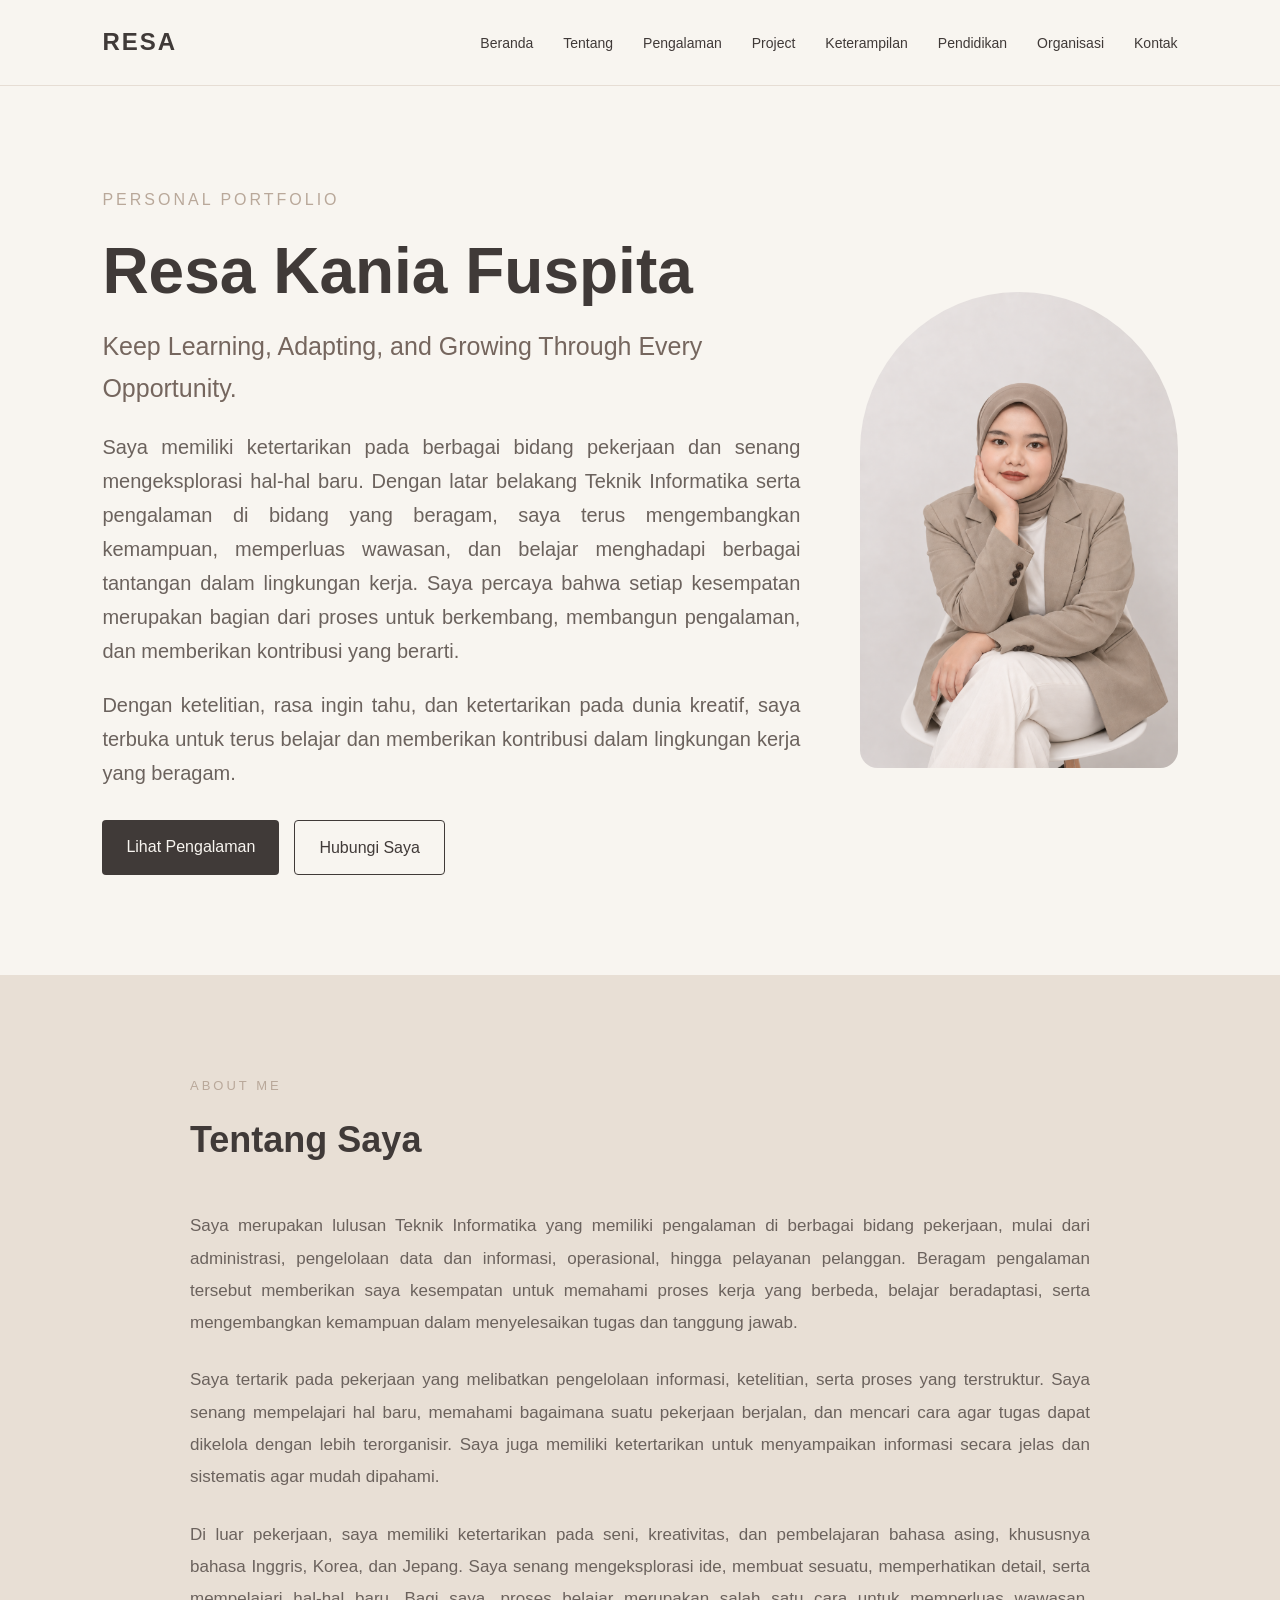
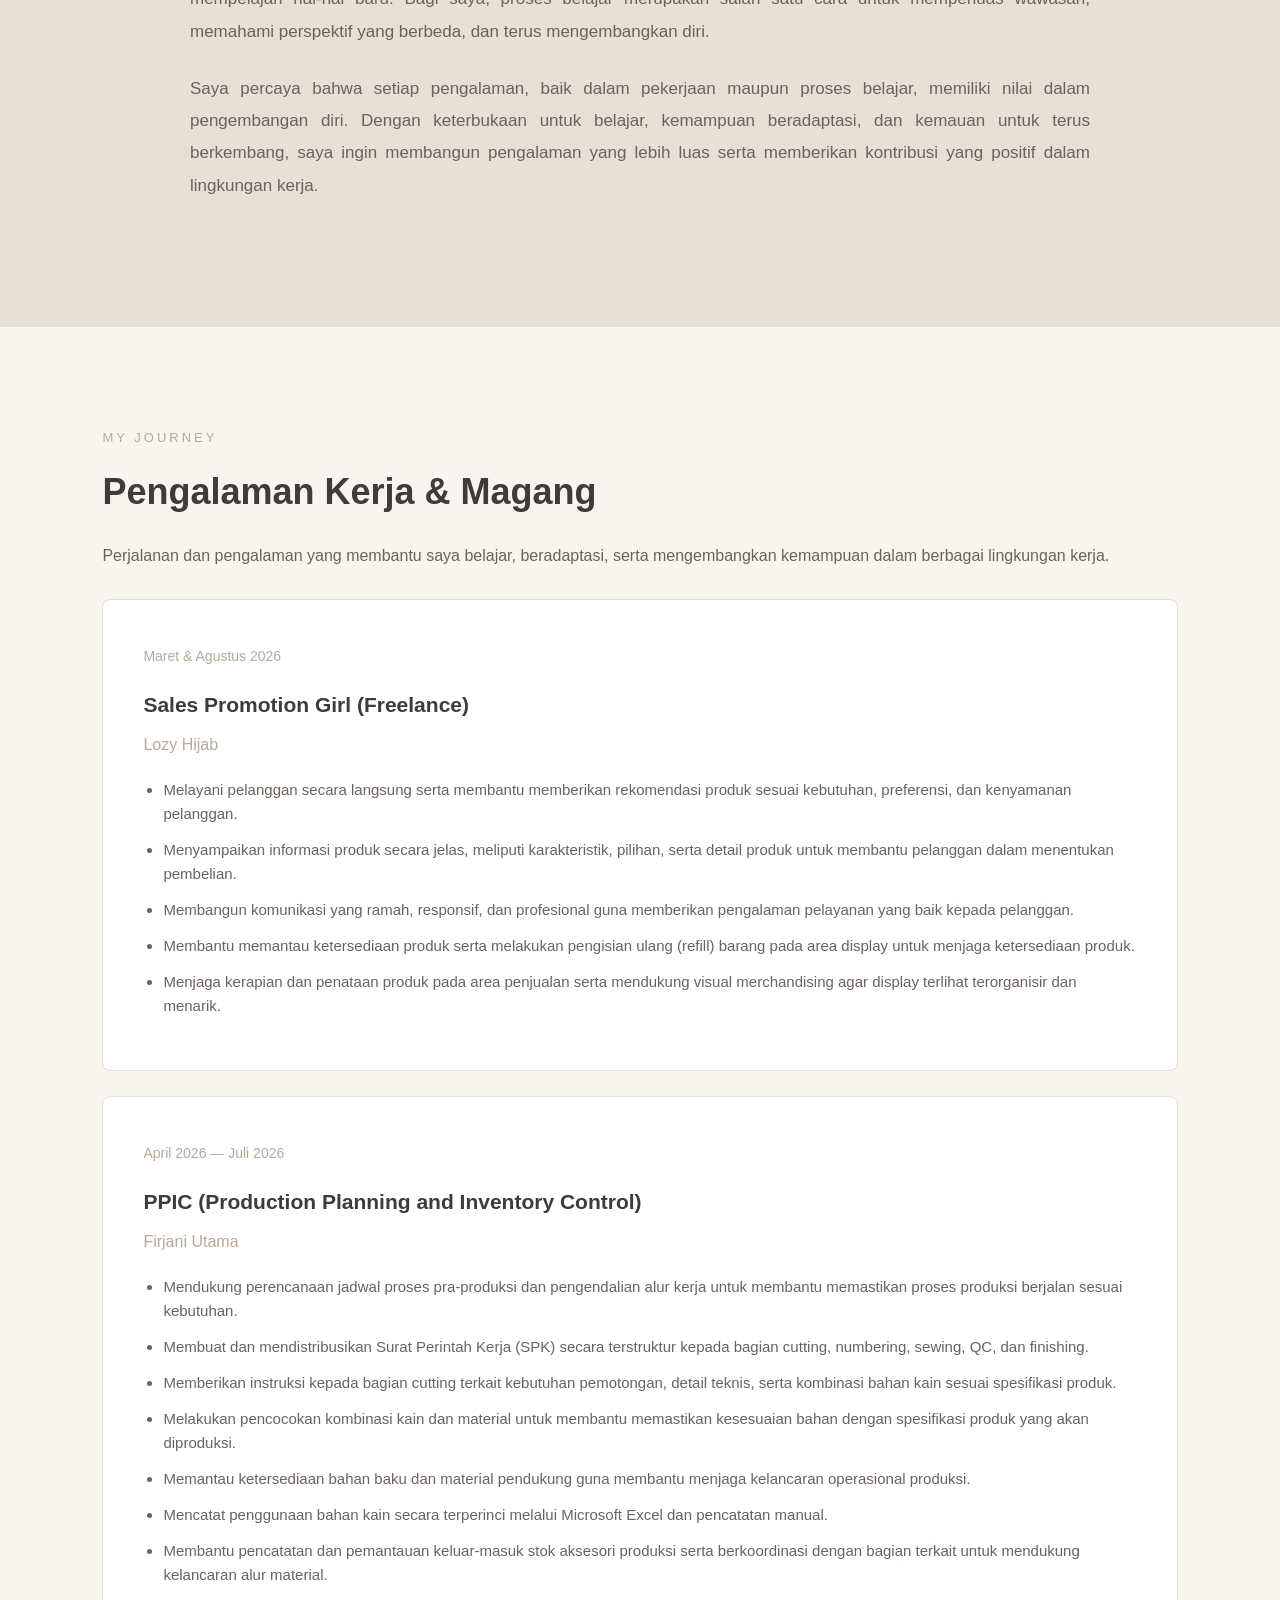
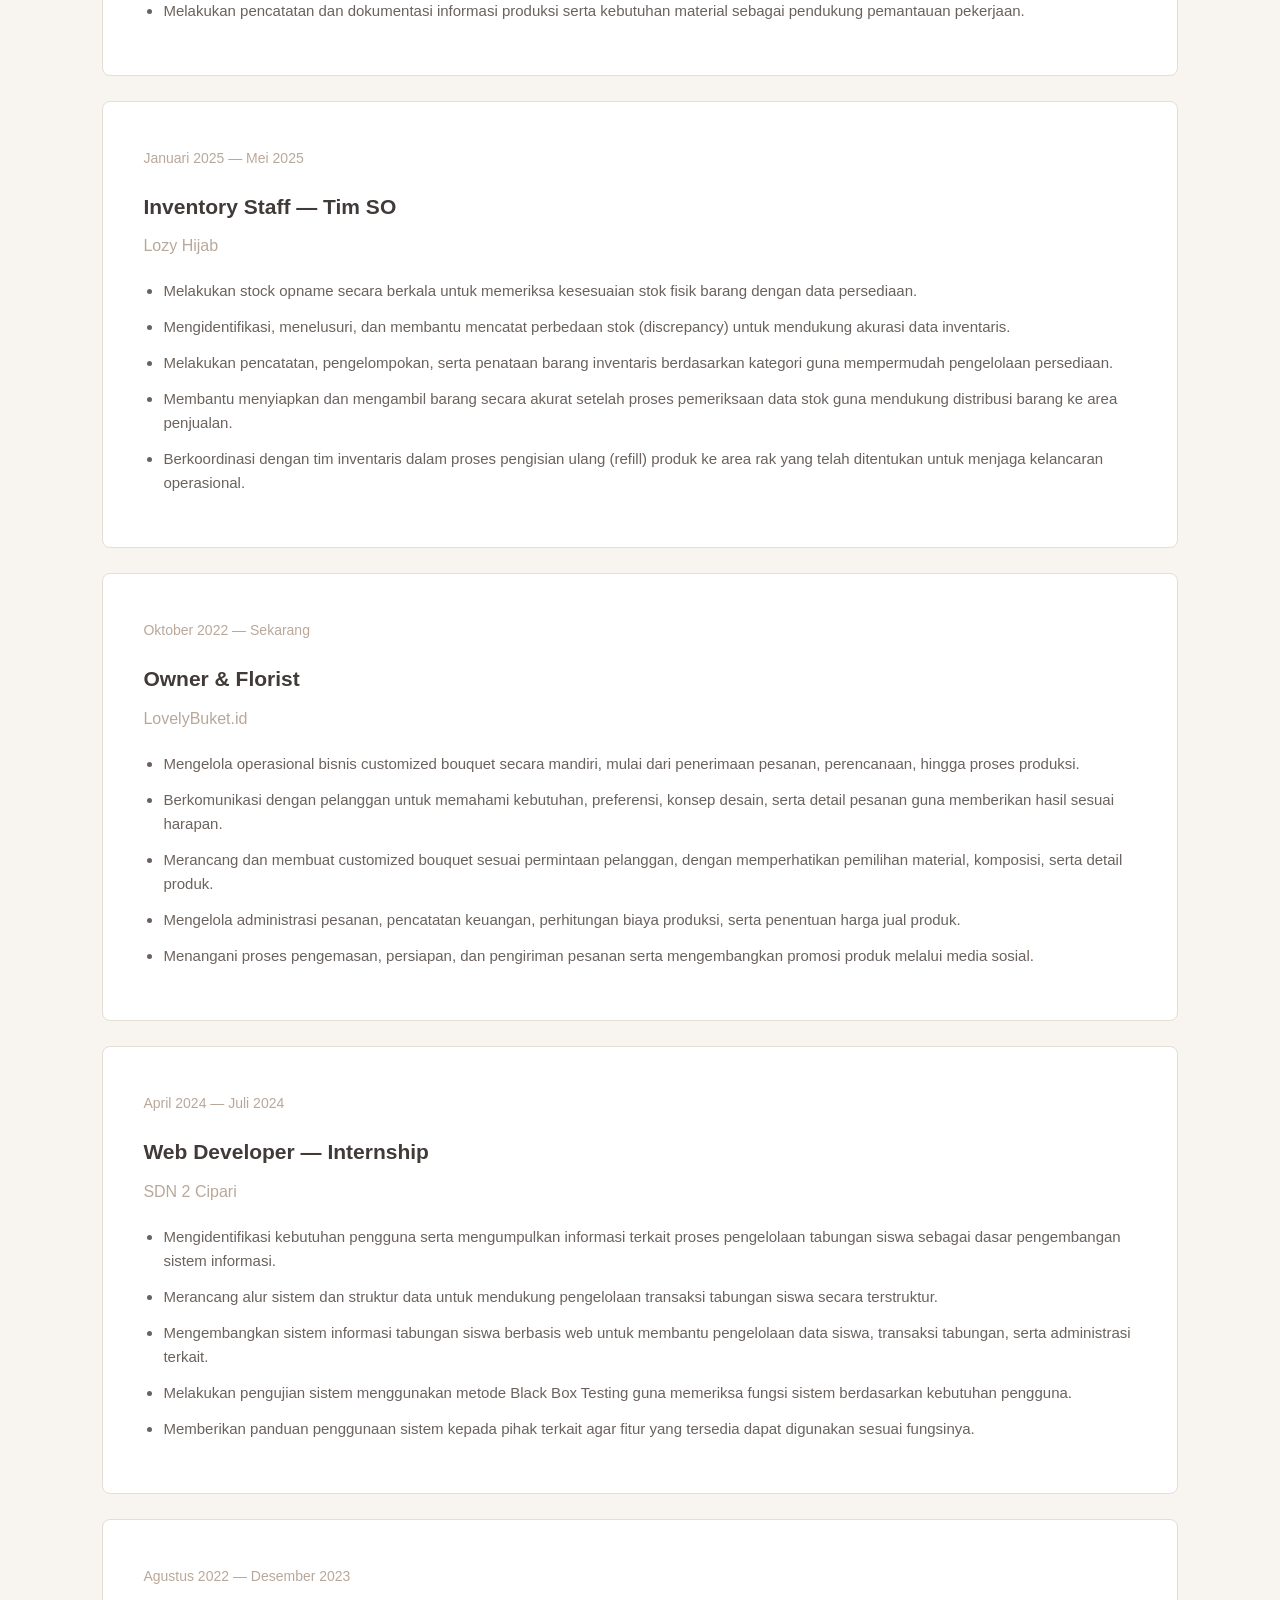
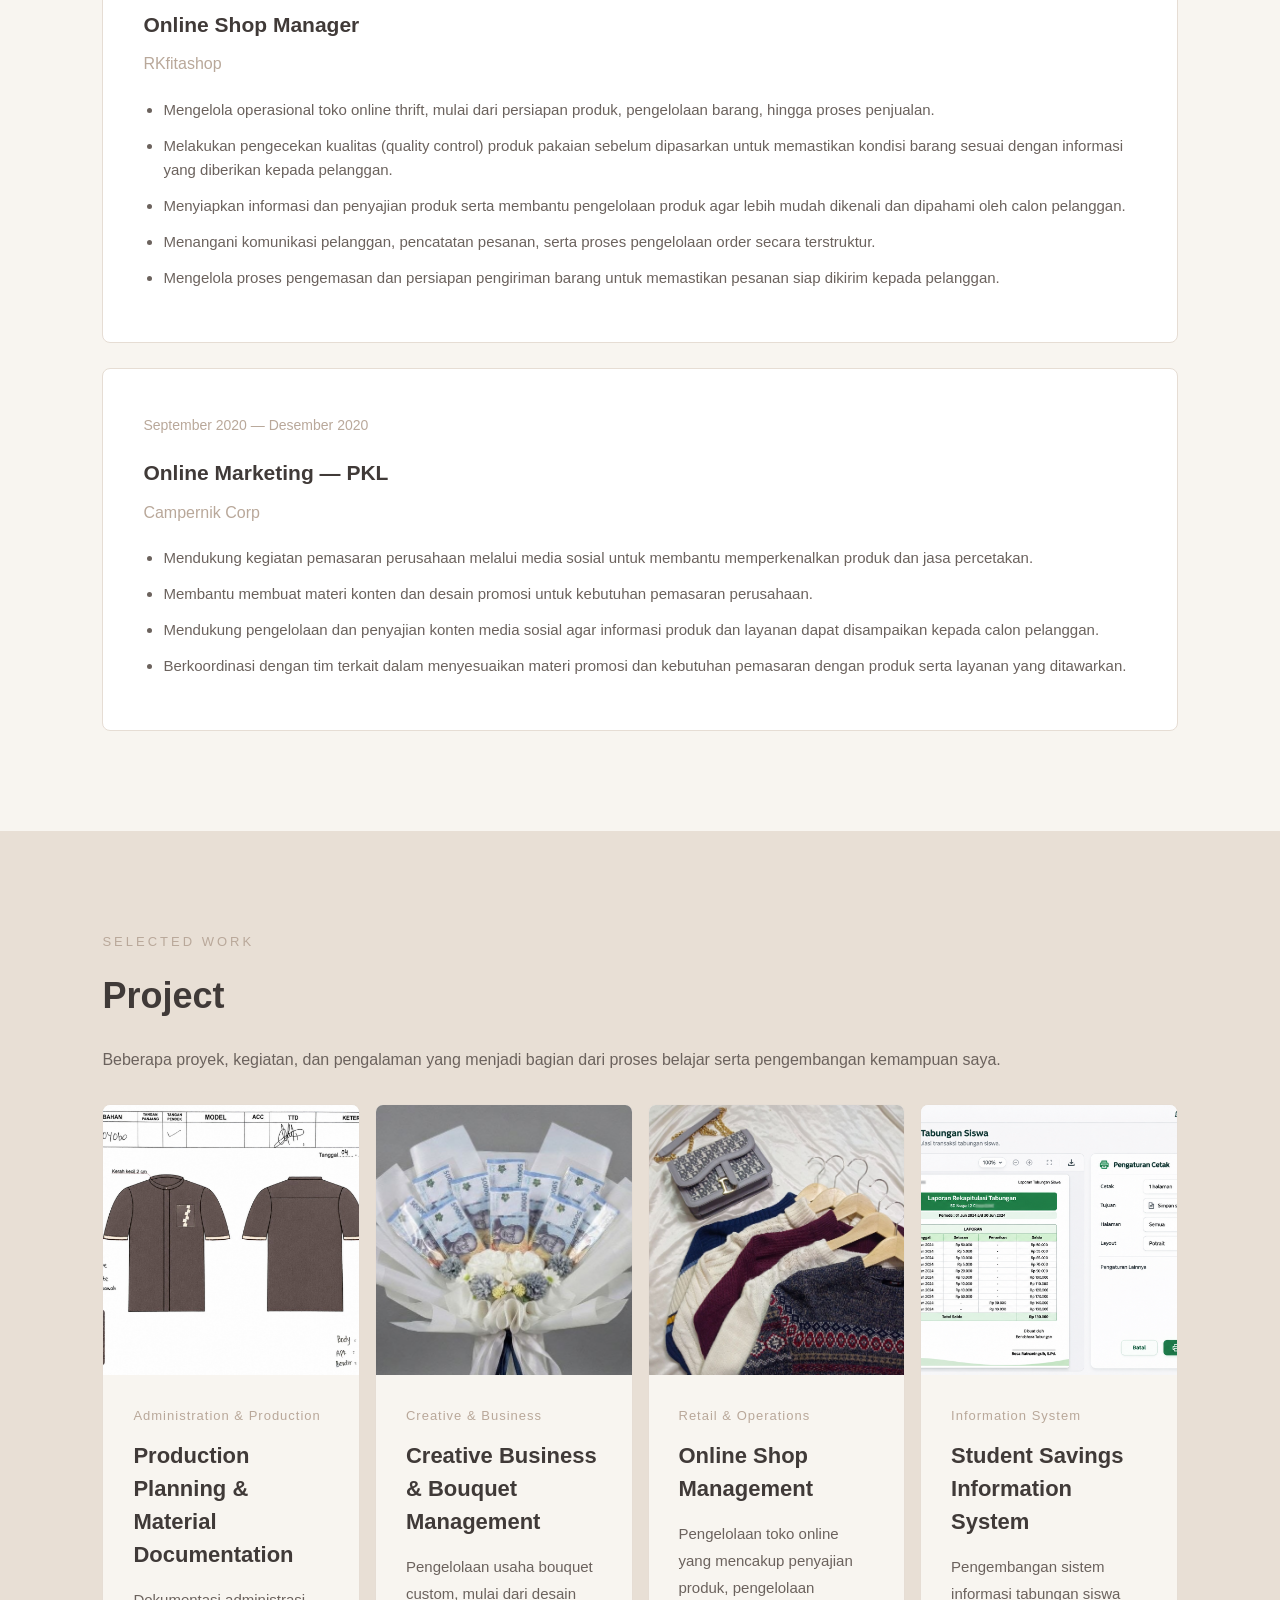
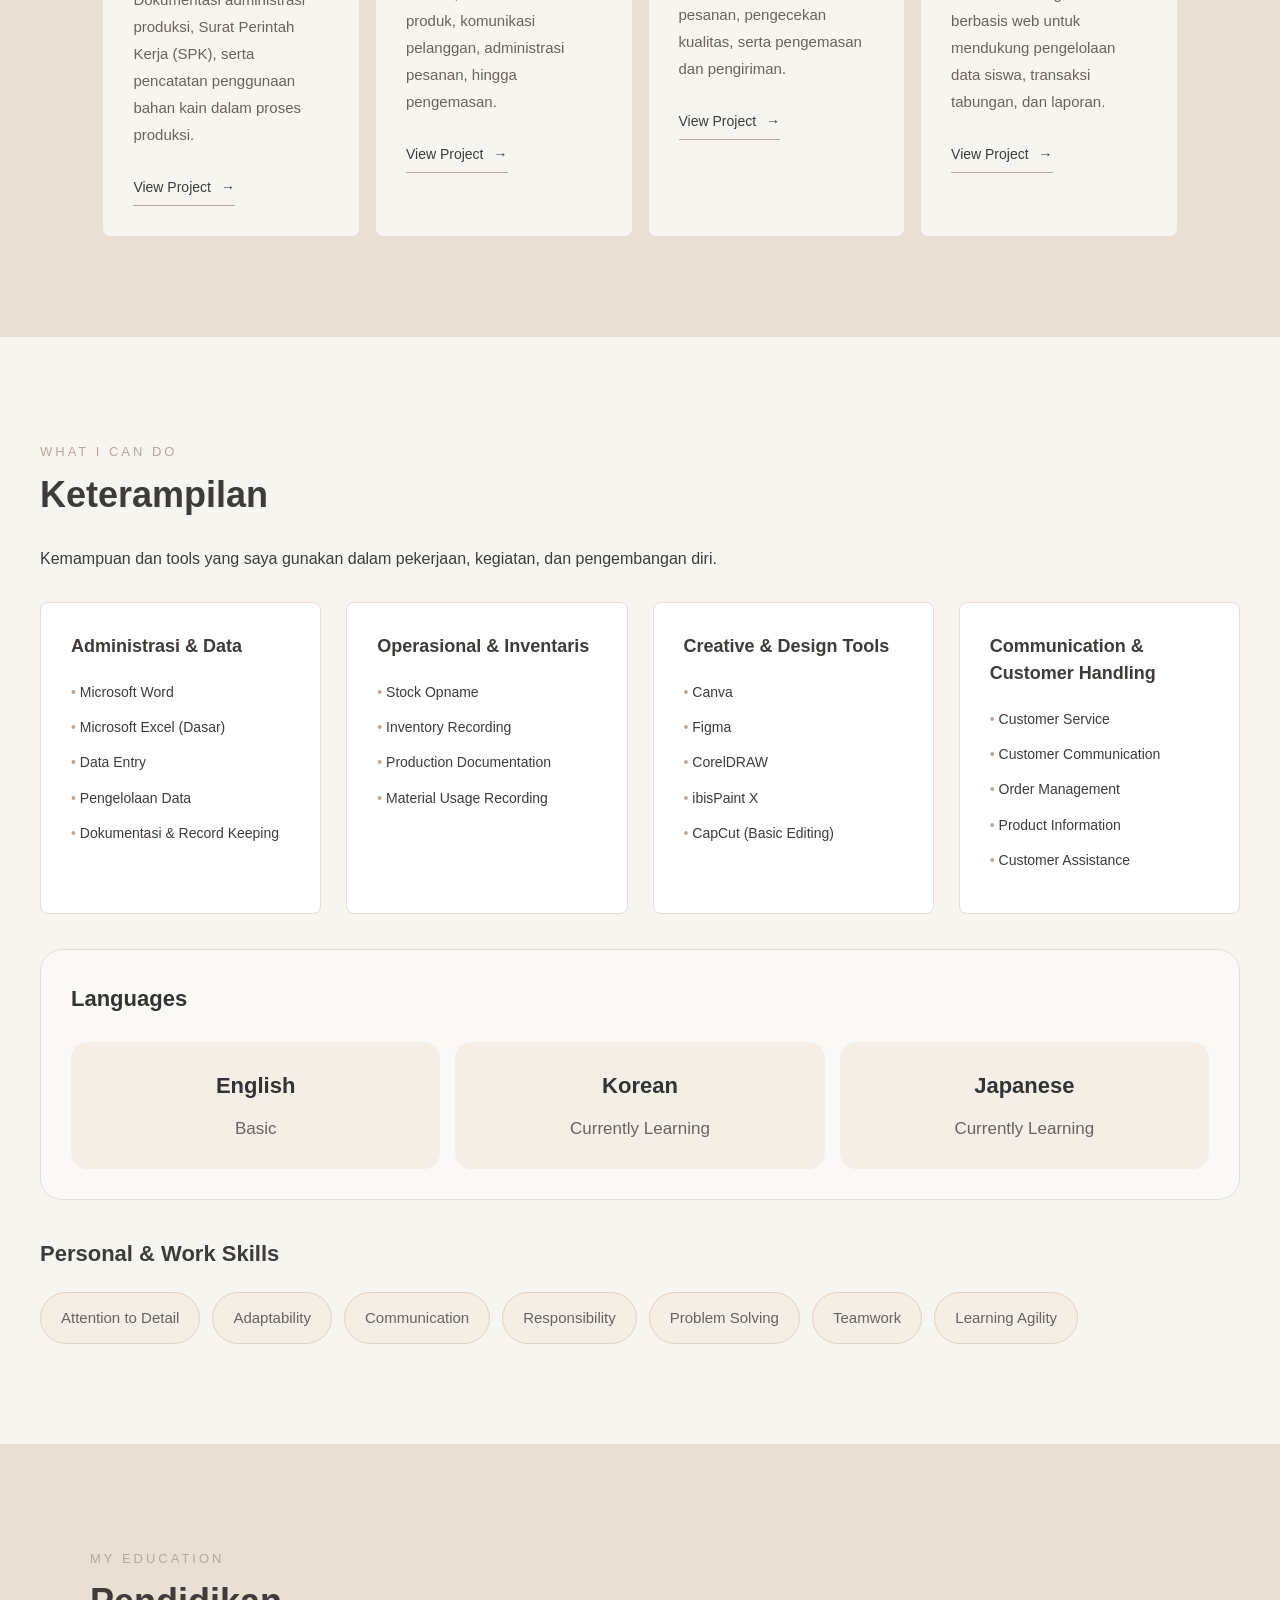
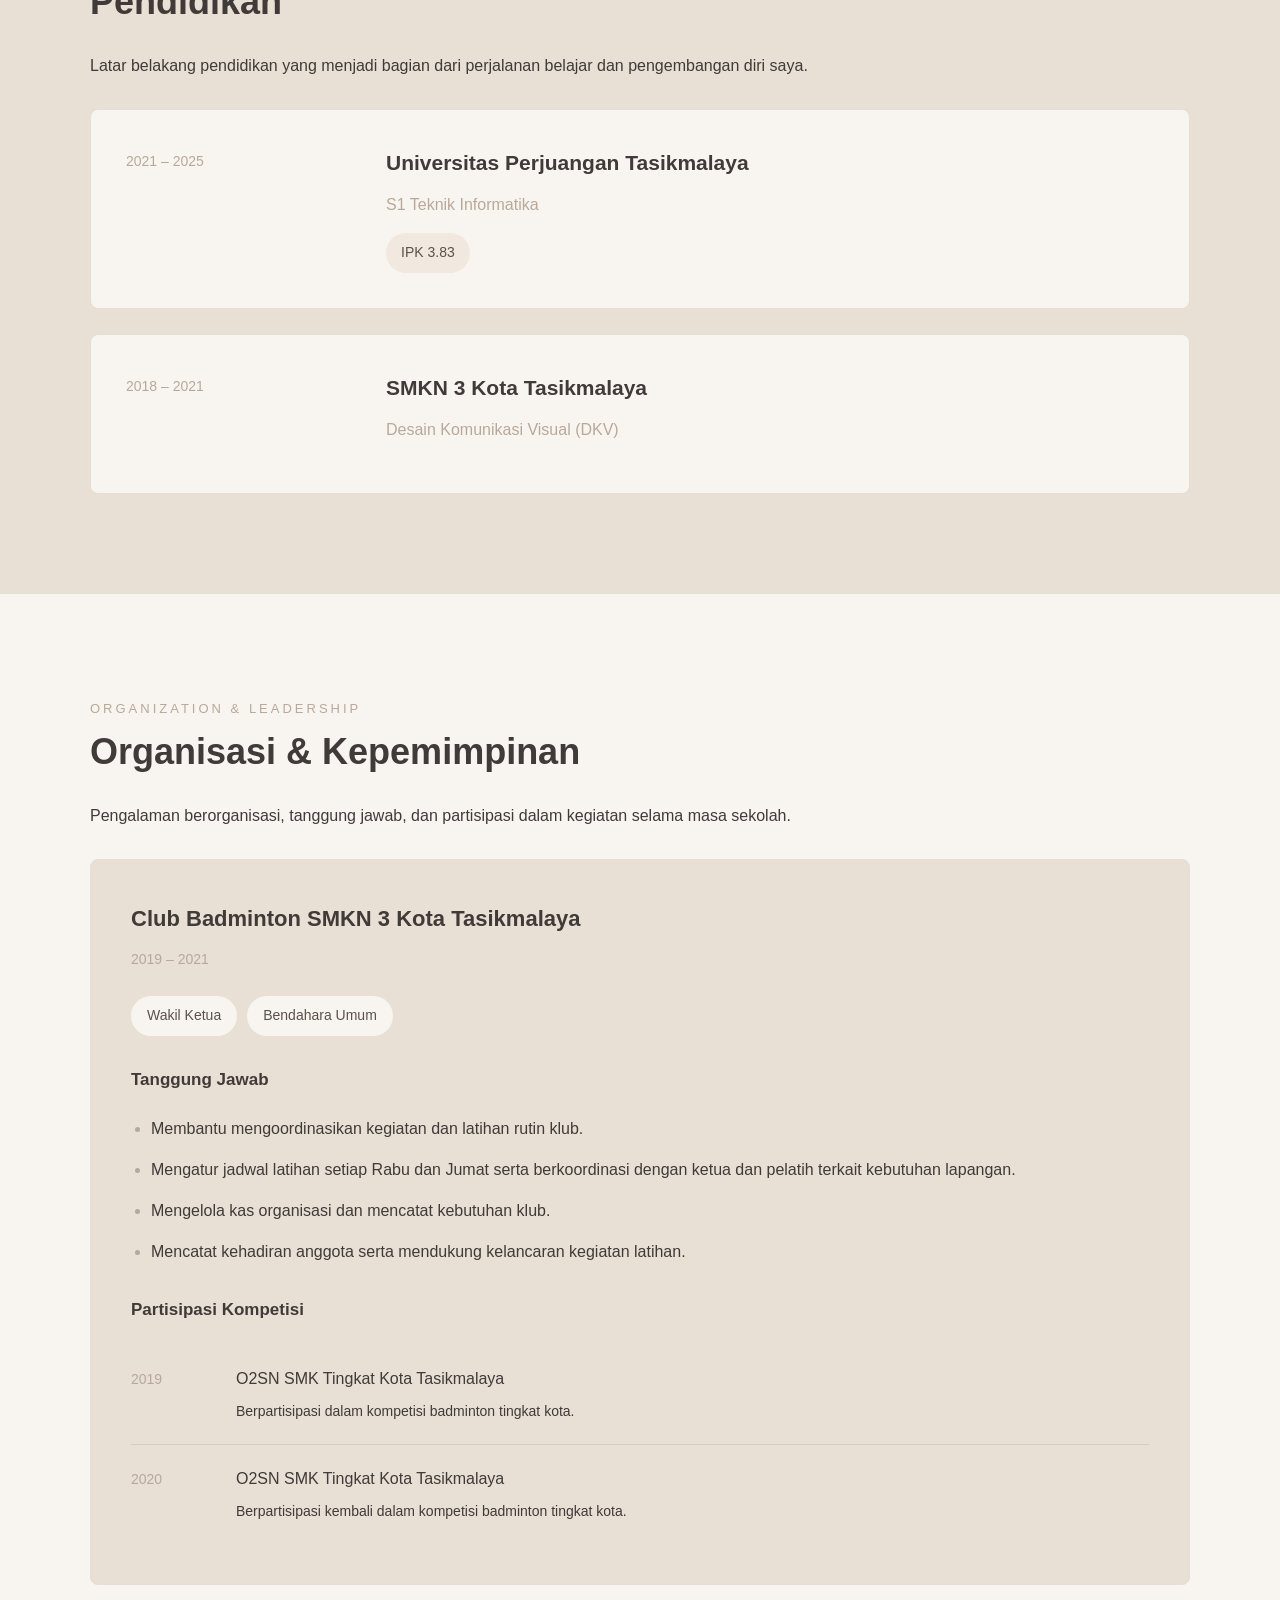
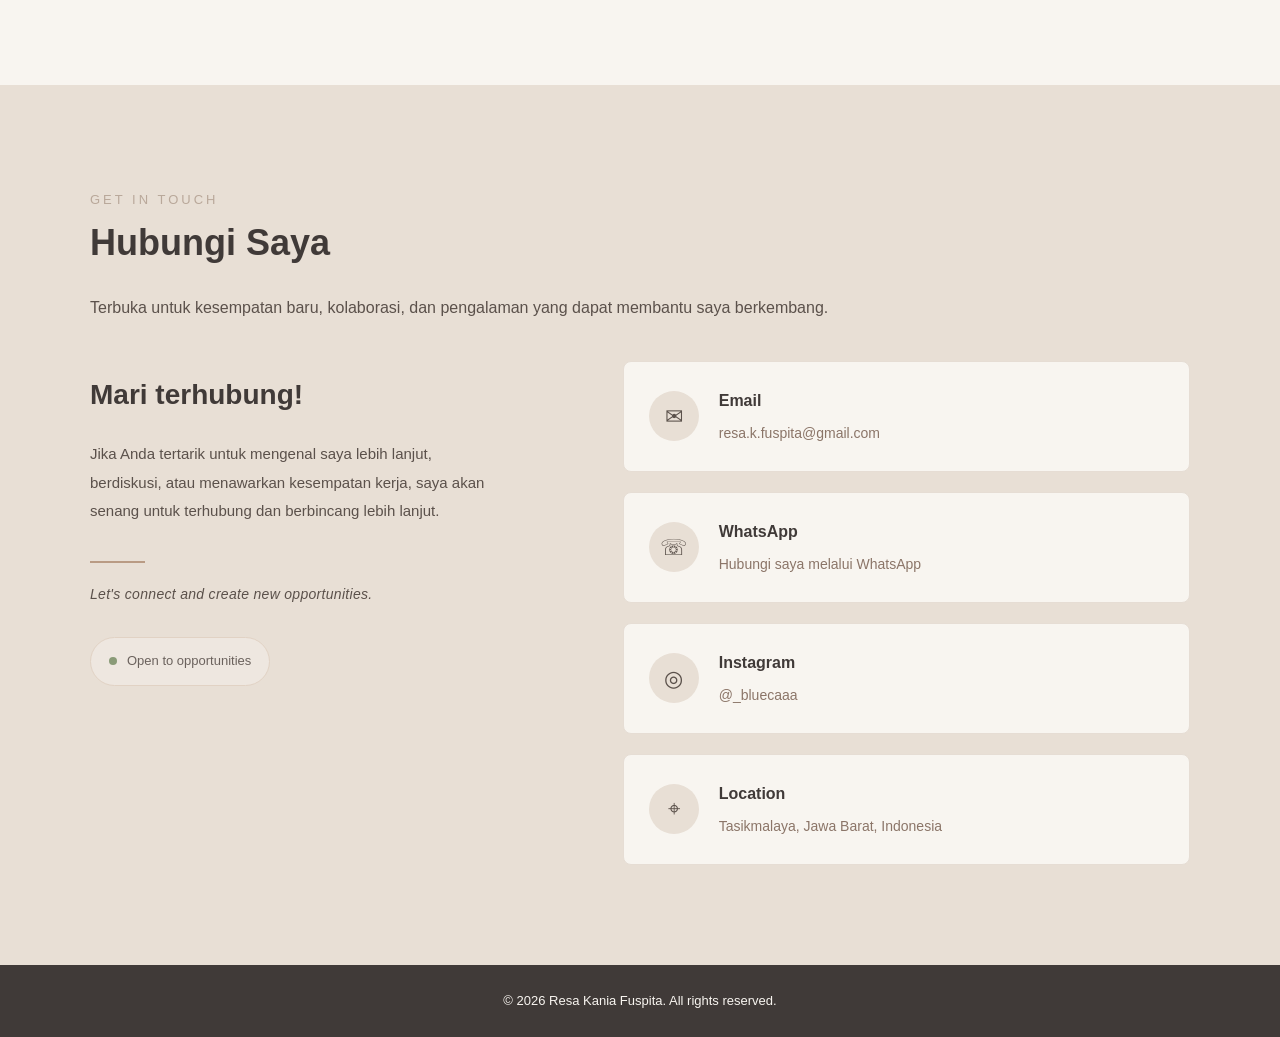
<file: index.html>
<!DOCTYPE html>
<html lang="id">
<head>
    <meta charset="UTF-8">
    <meta name="viewport" content="width=device-width, initial-scale=1.0">
    <title>Resa Kania Fuspita | Portfolio</title>
    <meta name="description" content="Personal portfolio of Resa Kania Fuspita.">

    <link rel="stylesheet" href="style.css">
</head>
<body>

    <!-- Navbar -->
    <header>
        <nav class="navbar">
            <a href="#home" class="logo">RESA</a>

            <ul class="nav-links">
                <li><a href="#home">Beranda</a></li>
                <li><a href="#about">Tentang</a></li>
                <li><a href="#experience">Pengalaman</a></li>
                <li><a href="#projects">Project</a></li>
                <li><a href="#skills">Keterampilan</a></li>
                <li><a href="#education">Pendidikan</a></li>
                <li><a href="#organization">Organisasi</a></li>
                <li><a href="#contact">Kontak</a></li>

            </ul>
        </nav>
    </header>

    <!-- Hero / Beranda -->
    <section id="home" class="hero">
        <div class="hero-content">
            <p class="hero-label">PERSONAL PORTFOLIO</p>

            <h1>Resa Kania Fuspita</h1>

            <h2>
                Keep Learning, Adapting, and Growing Through Every Opportunity.
            </h2>

            <p class="hero-description">
                Saya memiliki ketertarikan pada berbagai bidang pekerjaan dan 
                senang mengeksplorasi hal-hal baru. Dengan latar belakang Teknik Informatika 
                serta pengalaman di bidang yang beragam, saya terus mengembangkan kemampuan, 
                memperluas wawasan, dan belajar menghadapi berbagai tantangan dalam lingkungan kerja.
                Saya percaya bahwa setiap kesempatan merupakan bagian dari proses untuk berkembang, 
                membangun pengalaman, dan memberikan kontribusi yang berarti.
            </p>

            <p class="hero-description">
                Dengan ketelitian, rasa ingin tahu, dan ketertarikan
                pada dunia kreatif, saya terbuka untuk terus belajar
                dan memberikan kontribusi dalam lingkungan kerja
                yang beragam.
            </p>

            <div class="hero-buttons">
                <a href="#experience" class="btn-primary">
                    Lihat Pengalaman
                </a>

                <a href="#contact" class="btn-secondary">
                    Hubungi Saya
                </a>
            </div>
        </div>

        <div class="hero-image">
    <img src="assets/foto-resa.png" alt="Foto profil Resa Kania Fuspita">
</div>
    </section>

    <!-- Tentang Saya -->
<section id="about" class="about">

    <div class="about-content">

        <!-- Konten Tentang Saya -->
        <div class="about-description">

            <div class="about-heading">
                <p class="section-label">ABOUT ME</p>
                <h2>Tentang Saya</h2>
            </div>

            <div class="about-text">
                <p>
    Saya merupakan lulusan Teknik Informatika yang memiliki pengalaman
    di berbagai bidang pekerjaan, mulai dari administrasi, pengelolaan
    data dan informasi, operasional, hingga pelayanan pelanggan.
    Beragam pengalaman tersebut memberikan saya kesempatan untuk
    memahami proses kerja yang berbeda, belajar beradaptasi, serta
    mengembangkan kemampuan dalam menyelesaikan tugas dan tanggung jawab.
</p>

<p>
    Saya tertarik pada pekerjaan yang melibatkan pengelolaan informasi,
    ketelitian, serta proses yang terstruktur. Saya senang mempelajari
    hal baru, memahami bagaimana suatu pekerjaan berjalan, dan mencari
    cara agar tugas dapat dikelola dengan lebih terorganisir. Saya juga
    memiliki ketertarikan untuk menyampaikan informasi secara jelas
    dan sistematis agar mudah dipahami.
</p>

<p>
    Di luar pekerjaan, saya memiliki ketertarikan pada seni, kreativitas,
    dan pembelajaran bahasa asing, khususnya bahasa Inggris, Korea,
    dan Jepang. Saya senang mengeksplorasi ide, membuat sesuatu,
    memperhatikan detail, serta mempelajari hal-hal baru. Bagi saya,
    proses belajar merupakan salah satu cara untuk memperluas wawasan,
    memahami perspektif yang berbeda, dan terus mengembangkan diri.
</p>

<p>
    Saya percaya bahwa setiap pengalaman, baik dalam pekerjaan maupun
    proses belajar, memiliki nilai dalam pengembangan diri. Dengan
    keterbukaan untuk belajar, kemampuan beradaptasi, dan kemauan
    untuk terus berkembang, saya ingin membangun pengalaman yang
    lebih luas serta memberikan kontribusi yang positif dalam
    lingkungan kerja.
</p>
            </div>

        </div>

    </div>

</section>
    <!-- Pengalaman -->

<section id="experience" class="experience">

    <div class="experience-container">

        <div class="section-heading">
            <p class="section-label">MY JOURNEY</p>
            <h2>Pengalaman Kerja & Magang</h2>
            <p class="section-intro">
                Perjalanan dan pengalaman yang membantu saya
                belajar, beradaptasi, serta mengembangkan
                kemampuan dalam berbagai lingkungan kerja.
            </p>
        </div>

        <div class="experience-list">
            
           <!-- Pengalaman 3 -->
            <article class="experience-card">
                <div class="experience-date">
                    Maret & Agustus 2026
                </div>

                <div class="experience-details">
                    <h3>Sales Promotion Girl (Freelance)</h3>
                    <h4>Lozy Hijab</h4>
<ul>
    <li>
        Melayani pelanggan secara langsung serta membantu memberikan
        rekomendasi produk sesuai kebutuhan, preferensi, dan
        kenyamanan pelanggan.
    </li>

    <li>
        Menyampaikan informasi produk secara jelas, meliputi
        karakteristik, pilihan, serta detail produk untuk membantu
        pelanggan dalam menentukan pembelian.
    </li>

    <li>
        Membangun komunikasi yang ramah, responsif, dan profesional
        guna memberikan pengalaman pelayanan yang baik kepada pelanggan.
    </li>

    <li>
        Membantu memantau ketersediaan produk serta melakukan
        pengisian ulang (refill) barang pada area display
        untuk menjaga ketersediaan produk.
    </li>

    <li>
        Menjaga kerapian dan penataan produk pada area penjualan
        serta mendukung visual merchandising agar display
        terlihat terorganisir dan menarik.
    </li>
</ul>
                </div>
            </article>

            <!-- Pengalaman 1 -->
            <article class="experience-card">
                <div class="experience-date">
                    April 2026 — Juli 2026
                </div>

                <div class="experience-details">
                    <h3>PPIC (Production Planning and Inventory Control)</h3>
                    <h4>Firjani Utama</h4>

                    <ul>
    <li>
        Mendukung perencanaan jadwal proses pra-produksi dan pengendalian
        alur kerja untuk membantu memastikan proses produksi berjalan sesuai kebutuhan.
    </li>

    <li>
        Membuat dan mendistribusikan Surat Perintah Kerja (SPK) secara
        terstruktur kepada bagian cutting, numbering, sewing, QC, dan finishing.
    </li>

    <li>
        Memberikan instruksi kepada bagian cutting terkait kebutuhan
        pemotongan, detail teknis, serta kombinasi bahan kain sesuai
        spesifikasi produk.
    </li>

    <li>
        Melakukan pencocokan kombinasi kain dan material untuk membantu
        memastikan kesesuaian bahan dengan spesifikasi produk yang akan diproduksi.
    </li>

    <li>
        Memantau ketersediaan bahan baku dan material pendukung guna
        membantu menjaga kelancaran operasional produksi.
    </li>

    <li>
        Mencatat penggunaan bahan kain secara terperinci melalui
        Microsoft Excel dan pencatatan manual.
    </li>

    <li>
        Membantu pencatatan dan pemantauan keluar-masuk stok aksesori
        produksi serta berkoordinasi dengan bagian terkait untuk
        mendukung kelancaran alur material.
    </li>

    <li>
        Melakukan pencatatan dan dokumentasi informasi produksi serta
        kebutuhan material sebagai pendukung pemantauan pekerjaan.
    </li>
</ul>
                </div>
            </article>


            <!-- Pengalaman 2 -->
            <article class="experience-card">
                <div class="experience-date">
                    Januari 2025 — Mei 2025
                </div>

                <div class="experience-details">
                    <h3>Inventory Staff — Tim SO</h3>
                    <h4>Lozy Hijab</h4>

<ul>
    <li>
        Melakukan stock opname secara berkala untuk memeriksa kesesuaian
        stok fisik barang dengan data persediaan.
    </li>

    <li>
        Mengidentifikasi, menelusuri, dan membantu mencatat perbedaan stok
        (discrepancy) untuk mendukung akurasi data inventaris.
    </li>

    <li>
        Melakukan pencatatan, pengelompokan, serta penataan barang
        inventaris berdasarkan kategori guna mempermudah pengelolaan persediaan.
    </li>

    <li>
        Membantu menyiapkan dan mengambil barang secara akurat setelah
        proses pemeriksaan data stok guna mendukung distribusi barang
        ke area penjualan.
    </li>

    <li>
        Berkoordinasi dengan tim inventaris dalam proses pengisian ulang
        (refill) produk ke area rak yang telah ditentukan untuk menjaga
        kelancaran operasional.
    </li>
</ul>
                </div>
            </article>




            <!-- Pengalaman 4 -->
            <article class="experience-card">
                <div class="experience-date">
                    Oktober 2022 — Sekarang
                </div>

                <div class="experience-details">
                    <h3>Owner & Florist</h3>
                    <h4>LovelyBuket.id</h4>

                    <ul>
    <li>
        Mengelola operasional bisnis customized bouquet secara mandiri,
        mulai dari penerimaan pesanan, perencanaan, hingga proses produksi.
    </li>

    <li>
        Berkomunikasi dengan pelanggan untuk memahami kebutuhan, preferensi,
        konsep desain, serta detail pesanan guna memberikan hasil sesuai harapan.
    </li>

    <li>
        Merancang dan membuat customized bouquet sesuai permintaan pelanggan,
        dengan memperhatikan pemilihan material, komposisi, serta detail produk.
    </li>

    <li>
        Mengelola administrasi pesanan, pencatatan keuangan, perhitungan
        biaya produksi, serta penentuan harga jual produk.
    </li>

    <li>
        Menangani proses pengemasan, persiapan, dan pengiriman pesanan
        serta mengembangkan promosi produk melalui media sosial.
    </li>
</ul>
                </div>
            </article>


            <!-- Pengalaman 5 -->
            <article class="experience-card">
                <div class="experience-date">
                    April 2024 — Juli 2024
                </div>

                <div class="experience-details">
                    <h3>Web Developer — Internship</h3>
                    <h4>SDN 2 Cipari</h4>
<ul>
    <li>
        Mengidentifikasi kebutuhan pengguna serta mengumpulkan informasi
        terkait proses pengelolaan tabungan siswa sebagai dasar
        pengembangan sistem informasi.
    </li>

    <li>
        Merancang alur sistem dan struktur data untuk mendukung
        pengelolaan transaksi tabungan siswa secara terstruktur.
    </li>

    <li>
        Mengembangkan sistem informasi tabungan siswa berbasis web
        untuk membantu pengelolaan data siswa, transaksi tabungan,
        serta administrasi terkait.
    </li>

    <li>
        Melakukan pengujian sistem menggunakan metode Black Box Testing
        guna memeriksa fungsi sistem berdasarkan kebutuhan pengguna.
    </li>

    <li>
        Memberikan panduan penggunaan sistem kepada pihak terkait
        agar fitur yang tersedia dapat digunakan sesuai fungsinya.
    </li>
</ul>

                </div>
            </article>


            <!-- Pengalaman 6 -->
            <article class="experience-card">
                <div class="experience-date">
                    Agustus 2022 — Desember 2023
                </div>

                <div class="experience-details">
                    <h3>Online Shop Manager</h3>
                    <h4>RKfitashop</h4>

                    <ul>
    <li>
        Mengelola operasional toko online thrift, mulai dari persiapan
        produk, pengelolaan barang, hingga proses penjualan.
    </li>

    <li>
        Melakukan pengecekan kualitas (quality control) produk pakaian
        sebelum dipasarkan untuk memastikan kondisi barang sesuai
        dengan informasi yang diberikan kepada pelanggan.
    </li>

    <li>
        Menyiapkan informasi dan penyajian produk serta membantu
        pengelolaan produk agar lebih mudah dikenali dan dipahami
        oleh calon pelanggan.
    </li>

    <li>
        Menangani komunikasi pelanggan, pencatatan pesanan,
        serta proses pengelolaan order secara terstruktur.
    </li>

    <li>
        Mengelola proses pengemasan dan persiapan pengiriman
        barang untuk memastikan pesanan siap dikirim kepada pelanggan.
    </li>
</ul>
                </div>
            </article>


            <!-- Pengalaman 7 -->
            <article class="experience-card">
                <div class="experience-date">
                    September 2020 — Desember 2020
                </div>

                <div class="experience-details">
                    <h3>Online Marketing — PKL</h3>
                    <h4>Campernik Corp</h4>

                    <ul>
    <li>
        Mendukung kegiatan pemasaran perusahaan melalui media sosial
        untuk membantu memperkenalkan produk dan jasa percetakan.
    </li>

    <li>
        Membantu membuat materi konten dan desain promosi
        untuk kebutuhan pemasaran perusahaan.
    </li>

    <li>
        Mendukung pengelolaan dan penyajian konten media sosial
        agar informasi produk dan layanan dapat disampaikan
        kepada calon pelanggan.
    </li>

    <li>
        Berkoordinasi dengan tim terkait dalam menyesuaikan
        materi promosi dan kebutuhan pemasaran dengan
        produk serta layanan yang ditawarkan.
    </li>
</ul>
                </div>
            </article>

        </div>

    </div>

</section>

    <!-- Proyek -->
<section id="projects" class="projects">

    <div class="projects-container">

        <div class="section-heading">
            <p class="section-label">SELECTED WORK</p>
            <h2>Project</h2>
            <p class="section-intro">
                Beberapa proyek, kegiatan, dan pengalaman yang
                menjadi bagian dari proses belajar serta
                pengembangan kemampuan saya.
            </p>
        </div>

        <div class="project-grid">

            <!-- Project 1 -->
            <article class="project-card">

                <div class="project-image project-ppic">
    <img src="assets/ppic-spk 1.png" alt="Dokumentasi PPIC">
</div>

                <div class="project-content">
                    <p class="project-category">
                        Administration & Production
                    </p>

                    <h3>Production Planning & Material Documentation</h3>

                    <p>
                        Dokumentasi administrasi produksi,
                        Surat Perintah Kerja (SPK), serta
                        pencatatan penggunaan bahan kain
                        dalam proses produksi.
                    </p>

                    <a href="#" class="project-link" data-project="ppic">
                        View Project <span>&rarr;</span>
                    </a>
                </div>

            </article>


            <!-- Project 2 -->
            <article class="project-card">

               <div class="project-image project-bouquet">
    <img src="assets/lovelybuket 2s.jpeg" alt="LovelyBuket.id bouquet project">
</div>

                <div class="project-content">
                    <p class="project-category">
                        Creative & Business
                    </p>

                    <h3>Creative Business & Bouquet Management</h3>

                    <p>
                        Pengelolaan usaha bouquet custom,
                        mulai dari desain produk, komunikasi
                        pelanggan, administrasi pesanan,
                        hingga pengemasan.
                    </p>

                    <a href="#" class="project-link" data-project="bouquet">
                        View Project <span>&rarr;</span>
                    </a>
                </div>

            </article>


            <!-- Project 3 -->
            <article class="project-card">

                <div class="project-image project-shop">
    <img src="assets/shop-product.jpg" alt="RKfitashop Online Shop">
</div>

                <div class="project-content">
                    <p class="project-category">
                        Retail & Operations
                    </p>

                    <h3>Online Shop Management</h3>

                    <p>
                        Pengelolaan toko online yang mencakup
                        penyajian produk, pengelolaan pesanan,
                        pengecekan kualitas, serta pengemasan
                        dan pengiriman.
                    </p>

                    <a href="#" class="project-link" data-project="shop">
                        View Project <span>&rarr;</span>
                    </a>
                </div>

            </article>


            <!-- Project 4 -->
            <article class="project-card">

                <div class="project-image project-system">
    <img src="assets/system-students 7.png" alt="Student Savings Information System">
</div>

                <div class="project-content">
                    <p class="project-category">
                        Information System
                    </p>

                    <h3>Student Savings Information System</h3>

                    <p>
                        Pengembangan sistem informasi tabungan
                        siswa berbasis web untuk mendukung
                        pengelolaan data siswa, transaksi
                        tabungan, dan laporan.
                    </p>

                    <a href="#" class="project-link" data-project="system">
                        View Project <span>&rarr;</span>
                    </a>
                </div>

            </article>

        </div>

    </div>

</section>

   

<!-- Keterampilan -->
<section id="skills" class="skills">
    <div class="skills-container">

        <!-- Section Heading -->
        <div class="section-heading">
            <span class="section-label">WHAT I CAN DO</span>
            <h2>Keterampilan</h2>
            <p>
                Kemampuan dan tools yang saya gunakan dalam pekerjaan,
                kegiatan, dan pengembangan diri.
            </p>
        </div>

        <!-- Skill Cards -->
        <div class="skills-grid">

            <!-- Administrasi & Data -->
            <div class="skill-card">
                <h3>Administrasi & Data</h3>
                <ul>
                    <li>Microsoft Word</li>
                    <li>Microsoft Excel (Dasar)</li>
                    <li>Data Entry</li>
                    <li>Pengelolaan Data</li>
                    <li>Dokumentasi & Record Keeping</li>
                </ul>
            </div>

            <!-- Operasional & Inventaris -->
            <div class="skill-card">
                <h3>Operasional & Inventaris</h3>
                <ul>
                    <li>Stock Opname</li>
                    <li>Inventory Recording</li>
                    <li>Production Documentation</li>
                    <li>Material Usage Recording</li>
                </ul>
            </div>

            <!-- Creative & Design -->
            <div class="skill-card">
                <h3>Creative & Design Tools</h3>
                <ul>
                    <li>Canva</li>
                    <li>Figma</li>
                    <li>CorelDRAW</li>
                    <li>ibisPaint X</li>
                    <li>CapCut (Basic Editing)</li>
                </ul>
            </div>

            <!-- Communication -->
            <div class="skill-card">
                <h3>Communication & Customer Handling</h3>
                <ul>
                    <li>Customer Service</li>
                    <li>Customer Communication</li>
                    <li>Order Management</li>
                    <li>Product Information</li>
                    <li>Customer Assistance</li>
                </ul>
            </div>

        </div>

        <!-- Languages -->
        <div class="language-section">

            <h3 class="language-heading">Languages</h3>

            <div class="language-grid">

                <div class="language-card">
                    <h4>English</h4>
                    <p>Basic</p>
                </div>

                <div class="language-card">
                    <h4>Korean</h4>
                    <p>Currently Learning</p>
                </div>

                <div class="language-card">
                    <h4>Japanese</h4>
                    <p>Currently Learning</p>
                </div>

            </div>
        </div>

        <!-- Personal & Work Skills -->
        <div class="soft-skills">

            <h3>Personal & Work Skills</h3>

            <div class="soft-skills-list">
                <span>Attention to Detail</span>
                <span>Adaptability</span>
                <span>Communication</span>
                <span>Responsibility</span>
                <span>Problem Solving</span>
                <span>Teamwork</span>
                <span>Learning Agility</span>
            </div>

        </div>

    </div>
</section>


    <!-- Pendidikan -->
<section id="education" class="education">

    <div class="education-container">

        <div class="section-heading">
            <span class="section-label">MY EDUCATION</span>
            <h2>Pendidikan</h2>
            <p>
                Latar belakang pendidikan yang menjadi bagian
                dari perjalanan belajar dan pengembangan diri saya.
            </p>
        </div>

        <div class="education-list">

            <!-- University -->
            <div class="education-card">

                <div class="education-date">
                    2021 – 2025
                </div>

                <div class="education-details">
                    <h3>Universitas Perjuangan Tasikmalaya</h3>
                    <h4>S1 Teknik Informatika</h4>

                    <p class="education-achievement">
                        IPK 3.83
                    </p>
                </div>

            </div>

            <!-- Vocational School -->
            <div class="education-card">

                <div class="education-date">
                    2018 – 2021
                </div>

                <div class="education-details">
                    <h3>SMKN 3 Kota Tasikmalaya</h3>
                    <h4>Desain Komunikasi Visual (DKV)</h4>
                </div>

            </div>

        </div>

    </div>

</section>

    
<!-- Organisasi & Kepemimpinan -->
<section id="organization" class="organization">
    <div class="organization-container">

        <div class="section-heading">
            <span class="section-label">ORGANIZATION & LEADERSHIP</span>
            <h2>Organisasi & Kepemimpinan</h2>
            <p>
                Pengalaman berorganisasi, tanggung jawab, dan
                partisipasi dalam kegiatan selama masa sekolah.
            </p>
        </div>

        <div class="organization-card">

            <div class="organization-header">
                <div>
                    <h3>Club Badminton SMKN 3 Kota Tasikmalaya</h3>
                    <p class="organization-period">2019 – 2021</p>
                </div>
            </div>

            <div class="organization-roles">
                <span>Wakil Ketua</span>
                <span>Bendahara Umum</span>
            </div>

            <div class="organization-content">
                <h4>Tanggung Jawab</h4>
                <ul>
                    <li>Membantu mengoordinasikan kegiatan dan latihan rutin klub.</li>
                    <li>Mengatur jadwal latihan setiap Rabu dan Jumat serta berkoordinasi dengan ketua dan pelatih terkait kebutuhan lapangan.</li>
                    <li>Mengelola kas organisasi dan mencatat kebutuhan klub.</li>
                    <li>Mencatat kehadiran anggota serta mendukung kelancaran kegiatan latihan.</li>
                </ul>
            </div>

            <div class="organization-content">
                <h4>Partisipasi Kompetisi</h4>

                <div class="competition-item">
                    <div class="competition-year">2019</div>
                    <div>
                        <h5>O2SN SMK Tingkat Kota Tasikmalaya</h5>
                        <p>
                            Berpartisipasi dalam kompetisi badminton
                            tingkat kota.
                        </p>
                    </div>
                </div>

                <div class="competition-item">
                    <div class="competition-year">2020</div>
                    <div>
                        <h5>O2SN SMK Tingkat Kota Tasikmalaya</h5>
                        <p>
                            Berpartisipasi kembali dalam kompetisi
                            badminton tingkat kota.
                        </p>
                    </div>
                </div>

            </div>

        </div>
    </div>
</section>


    

<!-- Contact -->
<section id="contact" class="contact">
    <div class="contact-container">

        <div class="section-heading">
            <span class="section-label">GET IN TOUCH</span>
            <h2>Hubungi Saya</h2>
            <p>
                Terbuka untuk kesempatan baru, kolaborasi,
                dan pengalaman yang dapat membantu saya berkembang.
            </p>
        </div>

        <div class="contact-content">
            
<div class="contact-text">
    <h3>Mari terhubung!</h3>

    <p>
        Jika Anda tertarik untuk mengenal saya lebih lanjut,
        berdiskusi, atau menawarkan kesempatan kerja,
        saya akan senang untuk terhubung dan berbincang
        lebih lanjut.
    </p>

    <div class="contact-note">
        <span class="contact-note-line"></span>
        <p>
            Let's connect and create new opportunities.
        </p>
    </div>

    <div class="contact-status">
        <span class="status-dot"></span>
        Open to opportunities
    </div>
</div>

            <div class="contact-links">

                <!-- Email -->
                <a href="mailto:resa.k.fuspita@gmail.com"
                   class="contact-item">
                    <div class="contact-icon">✉</div>
                    <div>
                        <h4>Email</h4>
                        <p>resa.k.fuspita@gmail.com</p>
                    </div>
                </a>

                <!-- WhatsApp -->
                <a href="https://wa.me/6281991469105"
                   target="_blank"
                   rel="noopener noreferrer"
                   class="contact-item">
                    <div class="contact-icon">☏</div>
                    <div>
                        <h4>WhatsApp</h4>
                        <p>Hubungi saya melalui WhatsApp</p>
                    </div>
                </a>

                <!-- Instagram -->
                <a href="https://www.instagram.com/_bluecaaa/"
                   target="_blank"
                   rel="noopener noreferrer"
                   class="contact-item">
                    <div class="contact-icon">◎</div>
                    <div>
                        <h4>Instagram</h4>
                        <p>@_bluecaaa</p>
                    </div>
                </a>

                <!-- Location -->
                <div class="contact-item">
                    <div class="contact-icon">⌖</div>
                    <div>
                        <h4>Location</h4>
                        <p>Tasikmalaya, Jawa Barat, Indonesia</p>
                    </div>
                </div>

            </div>
        </div>

    </div>
</section>


    <!-- Footer -->
    <footer>
        <p>&copy; 2026 Resa Kania Fuspita. All rights reserved.</p>
    </footer>


<!-- Project Modal -->
<div class="project-modal" id="project-modal">
    <div class="project-modal-overlay"></div>

    <div class="project-modal-content">
        <button class="project-modal-close" id="project-modal-close" aria-label="Tutup popup">
            &times;
        </button>

        <div id="project-modal-body">
            <!-- Project detail content will appear here -->
        </div>
    </div>
</div>

    <script src="script.js"></script>

</body>
</html>
</file>
<file: style.css>
/* =========================
   1. BASIC RESET
========================= */

* {
    margin: 0;
    padding: 0;
    box-sizing: border-box;
}

html {
    scroll-behavior: smooth;
}

body {
    font-family: Arial, Helvetica, sans-serif;
    background-color: #F8F5F0;
    color: #403A38;
    line-height: 1.7;
}

/* =========================
   2. COLOR & GENERAL STYLE
========================= */

:root {
    --ivory: #F8F5F0;
    --beige: #E8DFD5;
    --taupe: #B9A89A;
    --muted-rose: #C6A5B5;
    --charcoal: #403A38;
    --white: #FFFFFF;
}

section {
    padding: 100px 8%;
}

a {
    text-decoration: none;
    color: inherit;
}

/* =========================
   3. NAVBAR
========================= */

header {
    background-color: var(--ivory);
    position: sticky;
    top: 0;
    z-index: 1000;
}

.navbar {
    display: flex;
    justify-content: space-between;
    align-items: center;
    padding: 22px 8%;
    border-bottom: 1px solid #e6ddd4;
}

.logo {
    font-size: 24px;
    font-weight: bold;
    letter-spacing: 2px;
}

.nav-links {
    display: flex;
    list-style: none;
    gap: 30px;
}

.nav-links a {
    font-size: 14px;
    transition: color 0.3s ease;
}

.nav-links a:hover {
    color: var(--muted-rose);
}

/* =========================
   4. HERO SECTION
========================= */

.hero {
    min-height: 90vh;
    display: grid;
    grid-template-columns: 1.1fr 0.5fr;
    align-items: center;
    gap: 60px;
    background-color: var(--ivory);
}

.hero-content {
    max-width: 900px;
}

.hero-label {
    color: var(--taupe);
    font-size: 16px;
    letter-spacing: 3px;
    margin-bottom: 20px;
}

.hero h1 {
    font-size: clamp(55px, 5vw, 68px);
    line-height: 1.2;
    margin-bottom: 15px;
    font-weight: 600;
}

.hero h2 {
    font-size: 25px;
    font-weight: 400;
    margin-bottom: 20px;
    color: #75665e;
}

.hero-description {
    font-size: 20px;
    margin-bottom: 20px;
    color: #6b625d;
    text-align: justify;
}

/* =========================
   5. BUTTONS
========================= */

.hero-buttons {
    display: flex;
    gap: 15px;
    flex-wrap: wrap;
    margin-top: 30px;
}

.btn-primary,
.btn-secondary {
    padding: 13px 24px;
    border-radius: 4px;
    font-size: 16px;
    transition: all 0.3s ease;
}

.btn-primary {
    background-color: var(--charcoal);
    color: var(--ivory);
}

.btn-primary:hover {
    background-color: var(--taupe);
    color: var(--charcoal);
}

.btn-secondary {
    border: 1px solid var(--charcoal);
}

.btn-secondary:hover {
    background-color: var(--beige);
}

/* =========================
   6. HERO IMAGE
========================= */

.hero-image {
    min-height: 450px;
    background-color: var(--beige);
    border-radius: 180px 180px 20px 20px;
    position: relative;
    overflow: hidden;
}

.hero-image img {
    width: 100%;
    height: 100%;
    min-height: 450px;
    object-fit: cover;
    object-position: center;
    display: block;
}

/* =========================
   7. SECTION HEADINGS
========================= */

section h2 {
    font-size: 36px;
    margin-bottom: 30px;
    font-weight: 500;
}

/* =========================
   8. SECTION BACKGROUNDS
========================= */

.about {
    background-color: var(--beige);
}

/* =========================
   ABOUT SECTION
========================= */

.about {
    background-color: var(--beige);
}

.about-content {
    max-width: 900px;
    margin: auto;
}

.about-heading {
    margin-bottom: 40px;
}

.section-label {
    color: var(--taupe);
    font-size: 13px;
    letter-spacing: 3px;
    margin-bottom: 12px;
}

.about-heading h2 {
    margin-bottom: 0;
}

.about-text {
    max-width: 900px;
}

.about-text p {
    font-size: 17px;
    color: #6b625d;
    margin-bottom: 25px;
    line-height: 1.9;
    text-align: justify;
}

.experience {
    background-color: var(--ivory);
}

/* =========================
   EXPERIENCE SECTION
========================= */

.experience-container {
    max-width: 1200px;
    margin: auto;
}

.section-heading {
    max-width: 1100px;
    margin-bottom: 30px;
}

.section-heading h2 {
    margin-bottom: 20px;
}

.section-intro {
    color: #6b625d;
    font-size: 16px;
}

.experience-list {
    display: grid;
    grid-template-columns: 1fr;
    gap: 25px;
}

.experience-card {
    display: flex;
    flex-direction: column;
    gap: 18px;
    padding: 40px;
    background-color: #ffffff;
    border: 1px solid #e6ddd4;
    border-radius: 8px;
    transition: transform 0.3s ease, box-shadow 0.3s ease;
}

.experience-card:hover {
    transform: translateY(-4px);
    box-shadow: 0 10px 30px rgba(64, 58, 56, 0.06);
}

.experience-date {
    color: var(--taupe);
    font-size: 14px;
    font-weight: 500;
    padding-top: 0;
}
.experience-card:hover {
    transform: translateY(-4px);
    box-shadow: 0 10px 30px rgba(64, 58, 56, 0.06);
}

.experience-date {
    color: var(--taupe);
    font-size: 14px;
    font-weight: 500;
    padding-top: 5px;
}

.experience-details h3 {
    font-size: 21px;
    font-weight: 600;
    margin-bottom: 8px;
}

.experience-details h4 {
    font-size: 16px;
    font-weight: 400;
    color: var(--taupe);
    margin-bottom: 20px;
}

.experience-details ul {
    padding-left: 20px;
}

.experience-details li {
    margin-bottom: 12px;
    color: #6b625d;
    font-size: 15px;
    line-height: 1.6;
}


/* RESPONSIVE EXPERIENCE */

@media (max-width: 768px) {

    .experience-card {
        grid-template-columns: 1fr;
        gap: 20px;
        padding: 25px;
    }

    .experience-date {
        margin-bottom: 5px;
    }

    .experience-details h3 {
        font-size: 19px;
    }

}

.projects {
    background-color: var(--beige);
}

/* =========================
   PROJECT SECTION
========================= */

.projects-container {
    max-width: 1800px;
    margin: auto;
}

.project-grid {
    display: grid;
    grid-template-columns: repeat(4, 1fr);
    gap: 15px;
}

.project-card {
    background-color: var(--ivory);
    border: 1px solid #e6ddd4;
    border-radius: 8px;
    overflow: hidden;
    transition: transform 0.3s ease, box-shadow 0.3s ease;
}

.project-card:hover {
    transform: translateY(-5px);
    box-shadow: 0 12px 30px rgba(64, 58, 56, 0.08);
}


/* Project visual placeholders */

.project-image {
    width: 100%;
    height: 270px;
    overflow: hidden;
}

.project-image img {
    width: 100%;
    height: 100%;
    display: block;
    object-fit: cover;
    object-position: center;
}

.project-bouquet {
    background-color: #f3e8e9;
}

.project-bouquet img {
    width: 100%;
    height: 100%;
    object-fit: cover;
    object-position: center;
    display: block;
}

.project-image span {
    font-size: 13px;
    letter-spacing: 3px;
    color: #6b625d;
    font-weight: 500;
}

.project-ppic {
    background-color: #d8d1c7;
}

.project-bouquet {
    background-color: #ead8dc;
}

.project-shop {
    background-color: #ddd8cf;
}

.project-system {
    background-color: #d4d9d6;
}


/* Project text */

.project-content {
    padding: 30px;
}

.project-category {
    color: var(--taupe);
    font-size: 13px;
    letter-spacing: 1px;
    margin-bottom: 12px;
}

.project-content h3 {
    font-size: 22px;
    line-height: 1.5;
    margin-bottom: 15px;
    font-weight: 600;
}

.project-content > p:not(.project-category) {
    color: #6b625d;
    font-size: 15px;
    line-height: 1.8;
    margin-bottom: 25px;
}

.project-link {
    display: inline-flex;
    align-items: center;
    gap: 10px;
    font-size: 14px;
    font-weight: 500;
    border-bottom: 1px solid var(--taupe);
    padding-bottom: 5px;
    transition: color 0.3s ease;
}

.project-link:hover {
    color: var(--taupe);
}

.project-link span {
    transition: transform 0.3s ease;
}

.project-link:hover span {
    transform: translateX(5px);
}


/* Responsive project grid */

@media (max-width: 768px) {

    .project-grid {
        grid-template-columns: 1fr;
    }

    .project-image {
        min-height: 220px;
    }

    .project-content {
        padding: 25px;
    }

    .project-content h3 {
        font-size: 20px;
    }

}

.skills {
    background-color: var(--ivory);
}

.education {
    background-color: var(--beige);
}

.organization {
    background-color: var(--ivory);
}

.contact {
    background-color: var(--charcoal);
    color: var(--ivory);
}

/* =========================
   9. FOOTER
========================= */

footer {
    background-color: var(--charcoal);
    color: var(--ivory);
    text-align: center;
    padding: 25px;
    font-size: 13px;
}

/* =========================
   10. RESPONSIVE DESIGN
========================= */

@media (max-width: 900px) {

    .navbar {
        flex-direction: column;
        gap: 20px;
    }

    .nav-links {
        flex-wrap: wrap;
        justify-content: center;
        gap: 15px;
    }

    .hero {
        grid-template-columns: 1fr;
        min-height: auto;
        padding-top: 70px;
        padding-bottom: 70px;
    }

    .hero-image {
        min-height: 400px;
        max-width: 450px;
        width: 100%;
        margin: auto;
    }

}

@media (max-width: 600px) {

    section {
        padding: 70px 6%;
    }

    .navbar {
        padding: 20px 6%;
    }

    .nav-links {
        gap: 12px;
    }

    .nav-links a {
        font-size: 12px;
    }

    .hero h1 {
        font-size: 40px;
    }

    .hero h2 {
        font-size: 19px;
    }

    .hero-description {
        font-size: 14px;
    }

    section h2 {
        font-size: 28px;
    }

    .hero-buttons {
        flex-direction: column;
    }

    .btn-primary,
    .btn-secondary {
        text-align: center;
    }

}


/* =========================
   SKILLS SECTION
========================= */

.skills {
    background-color: var(--ivory);
    padding: 100px 20px;
}

.skills-container {
    max-width: 1200px;
    margin: auto;
}

.skills-grid {
    display: grid;
    grid-template-columns: repeat(4, 1fr);
    gap: 25px;
    margin-top: 30px;
}

.skill-card {
    background-color: #fff;
    border: 1px solid #e6ddd4;
    border-radius: 8px;
    padding: 30px;
    transition: transform 0.3s ease,
                box-shadow 0.3s ease;
}

.skill-card:hover {
    transform: translateY(-5px);
    box-shadow: 0 12px 30px rgba(64, 58, 56, 0.08);
}

.skill-card h3 {
    font-size: 18px;
    color: var(--dark);
    margin-bottom: 20px;
    line-height: 1.5;
}

.skill-card ul {
    list-style: none;
    padding: 0;
    margin: 0;
}

.skill-card li {
    color: var(--text-color);
    font-size: 14px;
    line-height: 1.8;
    margin-bottom: 10px;
}

.skill-card li::before {
    content: "• ";
    color: var(--taupe);
}

/* Soft Skills */

.soft-skills {
    margin-top: 50px;
}

.soft-skills h3 {
    font-size: 20px;
    margin-bottom: 25px;
}

.soft-skills-list {
    display: flex;
    flex-wrap: wrap;
    gap: 12px;
}

.soft-skills-list span {
    padding: 12px 20px;
    border: 1px solid #d8c8bb;
    border-radius: 30px;
    background-color: #f1e8df;
    color: #5b514b;
    font-size: 14px;
}

/* Responsive Skills */

@media (max-width: 1024px) {
    .skills-grid {
        grid-template-columns: repeat(2, 1fr);
    }
}

@media (max-width: 768px) {
    .skills {
        padding: 70px 20px;
    }

    .skills-grid {
        grid-template-columns: 1fr;
        gap: 20px;
    }

    .skill-card {
        padding: 25px;
    }
}

/* =========================
   EDUCATION SECTION
========================= */

.education {
    background-color: var(--beige);
    padding: 100px 20px;
}

.education-container {
    max-width: 1100px;
    margin: auto;
}

.education-list {
    display: flex;
    flex-direction: column;
    gap: 25px;
    margin-top: 30px;
}

.education-card {
    display: grid;
    grid-template-columns: 220px 1fr;
    gap: 40px;
    padding: 35px;
    background-color: var(--ivory);
    border: 1px solid #e6ddd4;
    border-radius: 8px;
    transition: transform 0.3s ease,
                box-shadow 0.3s ease;
}

.education-card:hover {
    transform: translateY(-4px);
    box-shadow: 0 10px 30px rgba(64, 58, 56, 0.06);
}

.education-date {
    color: var(--taupe);
    font-size: 14px;
    font-weight: 500;
    padding-top: 5px;
}

.education-details h3 {
    font-size: 21px;
    font-weight: 600;
    margin-bottom: 10px;
}

.education-details h4 {
    font-size: 16px;
    font-weight: 400;
    color: var(--taupe);
    margin-bottom: 15px;
}

.education-achievement {
    display: inline-block;
    padding: 8px 15px;
    background-color: #f1e8df;
    border-radius: 30px;
    color: #5b514b;
    font-size: 14px;
}


/* Responsive Education */

@media (max-width: 768px) {

    .education {
        padding: 70px 20px;
    }

    .education-card {
        grid-template-columns: 1fr;
        gap: 20px;
        padding: 25px;
    }

    .education-details h3 {
        font-size: 19px;
    }

}


/* =================
   ORGANIZATION SECTION
================= */
.organization {
    background-color: var(--ivory);
    padding: 100px 20px;
}

.organization-container {
    max-width: 1100px;
    margin: auto;
}

.organization-card {
    margin-top: 30px;
    padding: 40px;
    background-color: var(--beige);
    border: 1px solid #e6ddd4;
    border-radius: 8px;
    transition: transform 0.3s ease, box-shadow 0.3s ease;
}

.organization-card:hover {
    transform: translateY(-4px);
    box-shadow: 0 10px 30px rgba(64, 58, 56, 0.06);
}

.organization-header h3 {
    font-size: 22px;
    font-weight: 600;
    margin-bottom: 10px;
}

.organization-period {
    color: var(--taupe);
    font-size: 14px;
}

.organization-roles {
    display: flex;
    flex-wrap: wrap;
    gap: 10px;
    margin: 25px 0;
}

.organization-roles span {
    padding: 8px 16px;
    background-color: var(--ivory);
    border-radius: 30px;
    color: #5b514b;
    font-size: 14px;
}

.organization-content {
    margin-top: 30px;
}

.organization-content h4 {
    font-size: 17px;
    font-weight: 600;
    margin-bottom: 20px;
}

.organization-content ul {
    padding-left: 20px;
}

.organization-content li {
    margin-bottom: 12px;
    line-height: 1.8;
    color: var(--text-color);
}

.organization-content li::marker {
    color: var(--taupe);
}

.competition-item {
    display: grid;
    grid-template-columns: 80px 1fr;
    gap: 25px;
    padding: 20px 0;
    border-bottom: 1px solid #d8cbbf;
}

.competition-item:last-child {
    border-bottom: none;
}

.competition-year {
    color: var(--taupe);
    font-size: 14px;
    font-weight: 500;
    padding-top: 3px;
}

.competition-item h5 {
    font-size: 16px;
    font-weight: 500;
    margin-bottom: 8px;
}

.competition-item p {
    font-size: 14px;
    line-height: 1.7;
    color: var(--text-color);
}

/* Responsive Organization */
@media (max-width: 768px) {
    .organization {
        padding: 70px 20px;
    }

    .organization-card {
        padding: 25px;
    }

    .organization-header h3 {
        font-size: 19px;
    }

    .competition-item {
        grid-template-columns: 1fr;
        gap: 10px;
    }
}


/* =================
   CONTACT SECTION
================= */
.contact {
    background-color: var(--beige);
    padding: 100px 20px;
}

.contact-container {
    max-width: 1100px;
    margin: auto;
}

.contact-content {
    display: grid;
    grid-template-columns: 1fr 1.2fr;
    gap: 60px;
    align-items: start;
    margin-top: 40px;
}

.contact-text h3 {
    font-size: 28px;
    font-weight: 600;
    margin-bottom: 20px;
}

.contact-text p {
    font-size: 15px;
    line-height: 1.8;
    color: var(--text-color);
    max-width: 400px;
}

.contact-links {
    display: flex;
    flex-direction: column;
    gap: 20px;
}

.contact-item {
    display: flex;
    align-items: center;
    gap: 20px;
    padding: 25px;
    background-color: var(--ivory);
    border: 1px solid #e6ddd4;
    border-radius: 8px;
    text-decoration: none;
    color: inherit;
    transition: transform 0.3s ease, box-shadow 0.3s ease;
}

.contact-item:hover {
    transform: translateY(-4px);
    box-shadow: 0 10px 30px rgba(64, 58, 56, 0.06);
}

.contact-icon {
    width: 50px;
    height: 50px;
    min-width: 50px;
    display: flex;
    justify-content: center;
    align-items: center;
    background-color: #e8dfd5;
    border-radius: 50%;
    font-size: 22px;
    color: #5b514b;
}

.contact-item h4 {
    font-size: 16px;
    font-weight: 600;
    margin-bottom: 8px;
}

.contact-item p {
    font-size: 14px;
    color: var(--taupe);
    word-break: break-word;
}

/* Responsive Contact */
@media (max-width: 768px) {
    .contact {
        padding: 70px 20px;
    }

    .contact-content {
        grid-template-columns: 1fr;
        gap: 30px;
    }

    .contact-text h3 {
        font-size: 24px;
    }

    .contact-item {
        padding: 20px;
    }
}


/* CONTACT TEXT COLOR FIX */
.contact .section-heading h2 {
    color: #403A38;
}

.contact .section-heading p {
    color: #5B514B;
}

.contact .contact-text h3 {
    color: #403A38;
}

.contact .contact-text p {
    color: #5B514B;
}

.contact .contact-item h4 {
    color: #403A38;
}

.contact .contact-item p {
    color: #8B7568;
}

/* =================
   PROJECT MODAL
================= */

.project-modal {
    display: none;
    position: fixed;
    inset: 0;
    z-index: 9999;
    padding: 20px;
    align-items: center;
    justify-content: center;
}

.project-modal.active {
    display: flex;
}

.project-modal-overlay {
    position: absolute;
    inset: 0;
    background: rgba(40, 35, 32, 0.65);
    backdrop-filter: blur(4px);
}

.project-modal-content {
    position: relative;
    z-index: 2;
    width: 95%;
    max-width: 1500px;
    height: 95vh;
    max-height: 95vh;
    overflow-y: auto;
    overflow-x: hidden;
    background-color: var(--ivory);
    border-radius: 12px;
    padding: 40px;
    box-sizing: border-box;
    box-shadow: 0 20px 60px rgba(0, 0, 0, 0.15);
}

/* Close Button */

.project-modal-close {
    position: sticky;
    top: 0;
    float: right;
    z-index: 10;
    width: 40px;
    height: 40px;
    margin-top: -10px;
    margin-right: -10px;
    border: none;
    border-radius: 50%;
    background-color: var(--beige);
    color: var(--charcoal);
    font-size: 28px;
    cursor: pointer;
    display: flex;
    align-items: center;
    justify-content: center;
    transition: 0.3s ease;
}

.project-modal-close:hover {
    background-color: var(--taupe);
    color: white;
}

/* =================
   PROJECT GALLERY
================= */

.project-gallery {
    display: grid;
    grid-template-columns: repeat(2, minmax(0, 1fr));
    width: 100%;
    gap: 25px;
    margin-top: 35px;
    align-items: start;
}

.project-gallery img {
    width: 100%;
    height: auto;
    object-fit: contain;
    background-color: #f8f5f0;
    border-radius: 8px;
    display: block;
}

/* Spreadsheet di bagian paling bawah */

.project-gallery img:last-child {
    grid-column: 1 / -1;
    width: 90%;
    height: auto;
    justify-self: center;
}

/* =================
   RESPONSIVE
================= */

@media (max-width: 768px) {

    .project-modal {
        padding: 10px;
    }

    .project-modal-content {
        width: 100%;
        height: 95vh;
        max-height: 95vh;
        padding: 25px;
    }

    .project-gallery {
        grid-template-columns: 1fr;
        gap: 20px;
    }

    .project-gallery img {
        width: 100%;
        height: auto;
    }

    .project-gallery img:last-child {
        width: 100%;
    }

    .project-modal-close {
        margin-top: -5px;
        margin-right: -5px;
    }
}

/* =========================
   PPIC GALLERY - ONE COLUMN
========================= */

.project-gallery {
    display: block;
    width: 100%;
    margin-top: 35px;
}

.project-gallery-grid {
    display: grid;
    grid-template-columns: 1fr;
    gap: 30px;
    width: 100%;
}

.project-gallery-grid img {
    display: block;
    width: 100%;
    max-width: 100%;
    height: auto;
    object-fit: contain;
    background-color: #f8f5f0;
    border-radius: 10px;
    margin: 0 auto;
}

/* Responsive */
@media (max-width: 768px) {
    .project-gallery-grid {
        grid-template-columns: 1fr;
        gap: 20px;
    }

    .project-gallery-grid img {
        width: 100%;
        height: auto;
    }
}

/* =========================
   FIX PROJECT MODAL TEXT
========================= */

.project-modal-content {
    font-size: 10px;
}

.project-detail-intro .project-category {
    font-size: 10px !important;
}

.project-detail-intro h2 {
    font-size: 25px !important;
    line-height: 1.7;
}

.project-detail-intro p {
    font-size: 20px !important;
    line-height: 1.9 !important;
}

.project-detail-info h3 {
    font-size: 20px !important;
    line-height: 2 !important;
}

.project-detail-info li {
    font-size: 20px !important;
    line-height: 1.7 !important;
    margin-bottom: 10px;
}

.project-tools span {
    font-size: 15px !important;
}

.project-gallery h3 {
    font-size: 20px !important;
}

/* MOBILE */
@media (max-width: 768px) {
    .project-detail-intro h2 {
        font-size: 23=px !important;
    }

    .project-detail-intro p {
        font-size: 15px !important;
    }

    .project-detail-info h3 {
        font-size: 19px !important;
    }

    .project-detail-info li {
        font-size: 15px !important;
    }

    .project-gallery h3 {
        font-size: 21px !important;
    }
}

/* =========================
   PROJECT MODAL SPACING & TEXT
========================= */

.project-detail {
    padding: 10px 25px;
}

/* Deskripsi rata kanan kiri */
.project-detail-intro p {
    text-align: justify;
}

/* Daftar tanggung jawab rata kanan kiri */
.project-detail li {
    text-align: justify;
}

/* Jarak antar bagian */
.project-detail-info {
    margin-top: 10px;
}

/* Jarak isi dari tepi popup */
.project-detail ul {
    padding-left: 25px;
    padding-right: 10px;
}

/* SECTION TITLE BOLD */
section h2 {
    font-weight: 700;
}

/* FIX ABOUT SECTION */
#about {
    min-height: 100vh;
    display: flex;
    align-items: center;
}


/* =========================
   LANGUAGE SECTION
========================= */

.language-section {
    margin-top: 35px;
    padding: 30px;
    border: 1px solid #e5ddd5;
    border-radius: 22px;
    background-color: rgba(255, 255, 255, 0.35);
}

.language-heading {
    font-size: 22px;
    margin-bottom: 25px;
    font-weight: 700;
    color: #333;
}

.language-grid {
    display: grid;
    grid-template-columns: repeat(3, 1fr);
    gap: 15px;
}

.language-card {
    background-color: #f4eee7;
    border-radius: 16px;
    padding: 25px 20px;
    text-align: center;
    transition: transform 0.3s ease;
}

.language-card:hover {
    transform: translateY(-3px);
}

.language-card h4 {
    font-size: 22px;
    font-weight: 700;
    margin-bottom: 10px;
    color: #333;
}

.language-card p {
    font-size: 17px;
    color: #6b625d;
    margin: 0;
}


/* =========================
   PERSONAL & WORK SKILLS
========================= */

.soft-skills {
    margin-top: 35px;
}

.soft-skills h3 {
    font-size: 22px;
    font-weight: 700;
    margin-bottom: 20px;
}

.soft-skills-list {
    display: flex;
    flex-wrap: wrap;
    gap: 12px;
}

.soft-skills-list span {
    display: inline-block;
    padding: 12px 20px;
    border: 1px solid #e3d2c2;
    border-radius: 50px;
    background-color: #f4eee7;
    color: #6b625d;
    font-size: 15px;
    transition: transform 0.3s ease, background-color 0.3s ease;
}

.soft-skills-list span:hover {
    transform: translateY(-2px);
    background-color: #eadfd3;
}


/* =========================
   RESPONSIVE LANGUAGE
========================= */

@media (max-width: 768px) {

    .language-grid {
        grid-template-columns: 1fr;
    }

    .language-section {
        padding: 20px;
    }

    .language-card {
        padding: 20px;
    }

    .language-card h4 {
        font-size: 20px;
    }

    .language-card p {
        font-size: 16px;
    }

    .soft-skills-list {
        gap: 10px;
    }

    .soft-skills-list span {
        font-size: 14px;
        padding: 10px 16px;
    }
}


/* =========================
   CONTACT LEFT SIDE
========================= */

.contact-text {
    padding-top: 10px;
}

.contact-text h3 {
    font-size: 28px;
    font-weight: 600;
    margin-bottom: 22px;
}

.contact-text p {
    font-size: 15px;
    line-height: 1.9;
    max-width: 400px;
}

.contact-note {
    margin-top: 35px;
}

.contact-note-line {
    display: block;
    width: 55px;
    height: 2px;
    background-color: #b99b84;
    margin-bottom: 18px;
}

.contact-note p {
    font-size: 14px;
    font-style: italic;
    color: #8b7568;
    letter-spacing: 0.3px;
}

.contact-status {
    display: inline-flex;
    align-items: center;
    gap: 10px;
    margin-top: 30px;
    padding: 12px 18px;
    border: 1px solid #e1d2c4;
    border-radius: 50px;
    font-size: 13px;
    color: #6b625d;
    background-color: rgba(255, 255, 255, 0.25);
}

.status-dot {
    width: 8px;
    height: 8px;
    background-color: #8a9b78;
    border-radius: 50%;
}

/* RESPONSIVE */
@media (max-width: 768px) {
    .contact-text {
        padding-top: 0;
    }

    .contact-note {
        margin-top: 25px;
    }

    .contact-status {
        margin-top: 20px;
    }
}
</file>
